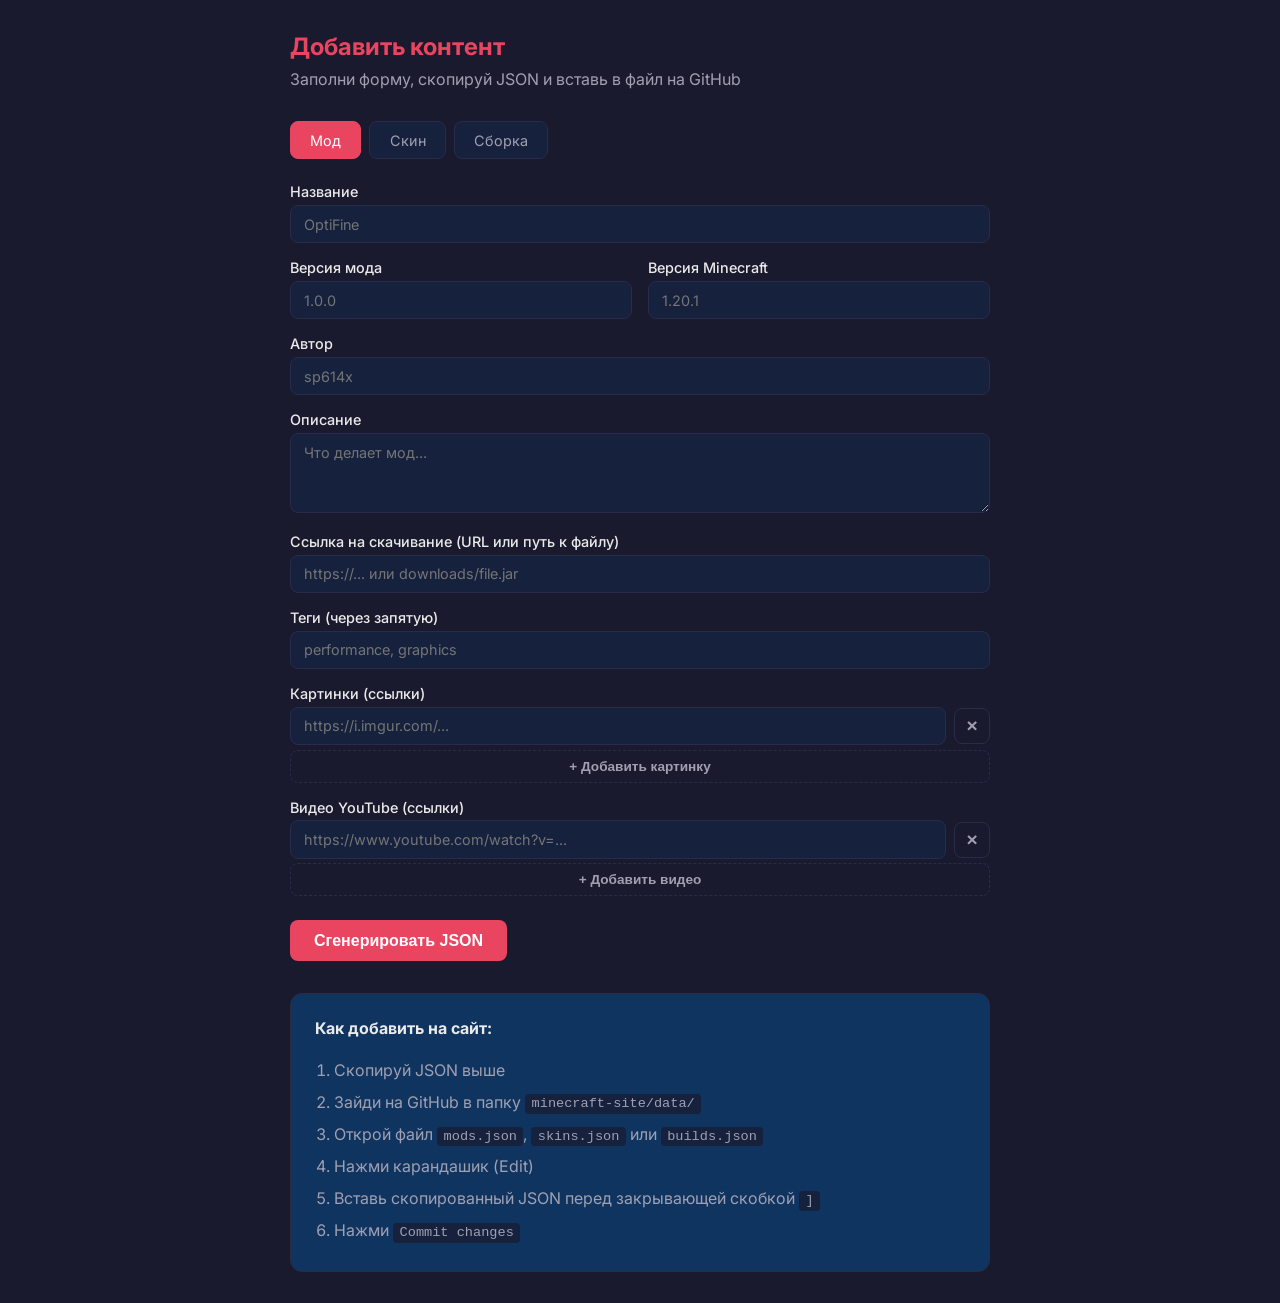
<file: admin.html>
<!DOCTYPE html>
<html lang="ru">
<head>
  <meta charset="UTF-8">
  <meta name="viewport" content="width=device-width, initial-scale=1.0">
  <title>Minecraft Hub - Добавить контент</title>
  <link rel="preconnect" href="https://fonts.googleapis.com">
  <link href="https://fonts.googleapis.com/css2?family=Inter:wght@400;500;600;700&display=swap" rel="stylesheet">
  <style>
    :root {
      --bg: #1a1a2e;
      --bg2: #16213e;
      --card: #0f3460;
      --accent: #e94560;
      --text: #eaeaea;
      --dim: #a0a0b0;
      --border: #2a2a4a;
    }
    * { margin: 0; padding: 0; box-sizing: border-box; }
    body { font-family: 'Inter', sans-serif; background: var(--bg); color: var(--text); min-height: 100vh; padding: 2rem 1rem; }
    .container { max-width: 700px; margin: 0 auto; }
    h1 { font-size: 1.5rem; margin-bottom: 0.5rem; color: var(--accent); }
    .subtitle { color: var(--dim); margin-bottom: 2rem; }
    .tabs { display: flex; gap: 0.5rem; margin-bottom: 1.5rem; flex-wrap: wrap; }
    .tab { padding: 0.6rem 1.2rem; background: var(--bg2); border: 1px solid var(--border); border-radius: 8px; color: var(--dim); cursor: pointer; font-size: 0.9rem; transition: all 0.2s; }
    .tab:hover, .tab.active { background: var(--accent); color: #fff; border-color: var(--accent); }
    .form { display: none; }
    .form.active { display: block; }
    label { display: block; margin-bottom: 1rem; }
    label span { display: block; margin-bottom: 0.3rem; font-weight: 500; font-size: 0.9rem; }
    input, textarea { width: 100%; padding: 0.6rem 0.8rem; background: var(--bg2); border: 1px solid var(--border); border-radius: 8px; color: var(--text); font-family: inherit; font-size: 0.9rem; outline: none; }
    input:focus, textarea:focus { border-color: var(--accent); }
    textarea { min-height: 80px; resize: vertical; }
    .row { display: grid; grid-template-columns: 1fr 1fr; gap: 1rem; }
    .img-list { display: flex; flex-direction: column; gap: 0.5rem; }
    .img-row { display: flex; gap: 0.5rem; align-items: center; }
    .img-row input { flex: 1; }
    .img-remove { background: none; border: 1px solid var(--border); color: var(--dim); width: 36px; height: 36px; border-radius: 8px; cursor: pointer; font-size: 1.2rem; padding: 0; display: flex; align-items: center; justify-content: center; margin-top: 0; }
    .img-remove:hover { border-color: var(--accent); color: var(--accent); background: none; }
    .add-img { background: none; border: 1px dashed var(--border); color: var(--dim); padding: 0.5rem; border-radius: 8px; cursor: pointer; font-size: 0.85rem; margin-top: 0.3rem; width: 100%; }
    .add-img:hover { border-color: var(--accent); color: var(--accent); background: none; }
    button { padding: 0.7rem 1.5rem; background: var(--accent); border: none; border-radius: 8px; color: #fff; font-size: 1rem; font-weight: 600; cursor: pointer; margin-top: 0.5rem; transition: background 0.2s; }
    button:hover { background: #ff6b81; }
    .result { margin-top: 2rem; display: none; }
    .result.active { display: block; }
    .result h2 { font-size: 1.1rem; margin-bottom: 0.8rem; }
    .result-box { background: var(--bg2); border: 1px solid var(--border); border-radius: 8px; padding: 1rem; position: relative; }
    .result-box pre { white-space: pre-wrap; word-break: break-all; font-size: 0.85rem; color: var(--dim); }
    .copy-btn { position: absolute; top: 0.5rem; right: 0.5rem; padding: 0.4rem 0.8rem; background: var(--accent); border: none; border-radius: 6px; color: #fff; font-size: 0.8rem; cursor: pointer; }
    .copy-btn:hover { background: #ff6b81; }
    .instructions { margin-top: 2rem; background: var(--card); border-radius: 12px; padding: 1.5rem; border: 1px solid var(--border); }
    .instructions h2 { font-size: 1rem; margin-bottom: 1rem; }
    .instructions ol { padding-left: 1.2rem; color: var(--dim); line-height: 2; }
    .instructions code { background: var(--bg2); padding: 0.15rem 0.4rem; border-radius: 4px; font-size: 0.85rem; }
  </style>
</head>
<body>
  <div class="container">
    <h1>Добавить контент</h1>
    <p class="subtitle">Заполни форму, скопируй JSON и вставь в файл на GitHub</p>

    <div class="tabs">
      <div class="tab active" onclick="switchTab('mod')">Мод</div>
      <div class="tab" onclick="switchTab('skin')">Скин</div>
      <div class="tab" onclick="switchTab('build')">Сборка</div>
    </div>

    <!-- MOD FORM -->
    <div id="form-mod" class="form active">
      <label><span>Название</span><input type="text" id="mod-name" placeholder="OptiFine"></label>
      <div class="row">
        <label><span>Версия мода</span><input type="text" id="mod-version" placeholder="1.0.0"></label>
        <label><span>Версия Minecraft</span><input type="text" id="mod-mc" placeholder="1.20.1"></label>
      </div>
      <label><span>Автор</span><input type="text" id="mod-author" placeholder="sp614x"></label>
      <label><span>Описание</span><textarea id="mod-desc" placeholder="Что делает мод..."></textarea></label>
      <label><span>Ссылка на скачивание (URL или путь к файлу)</span><input type="text" id="mod-url" placeholder="https://... или downloads/file.jar"></label>
      <label><span>Теги (через запятую)</span><input type="text" id="mod-tags" placeholder="performance, graphics"></label>
      <label><span>Картинки (ссылки)</span>
        <div class="img-list" id="mod-images">
          <div class="img-row"><input type="text" placeholder="https://i.imgur.com/..."><button class="img-remove" onclick="removeImg(this)">&times;</button></div>
        </div>
        <button type="button" class="add-img" onclick="addImg('mod-images')">+ Добавить картинку</button>
      </label>
      <label><span>Видео YouTube (ссылки)</span>
        <div class="img-list" id="mod-videos">
          <div class="img-row"><input type="text" placeholder="https://www.youtube.com/watch?v=..."><button class="img-remove" onclick="removeImg(this)">&times;</button></div>
        </div>
        <button type="button" class="add-img" onclick="addImg('mod-videos')">+ Добавить видео</button>
      </label>
      <button onclick="generateMod()">Сгенерировать JSON</button>
    </div>

    <!-- SKIN FORM -->
    <div id="form-skin" class="form">
      <label><span>Название скина</span><input type="text" id="skin-name" placeholder="Cool Skin"></label>
      <label><span>Ник игрока</span><input type="text" id="skin-username" placeholder="Notch"></label>
      <label><span>UUID игрока</span><input type="text" id="skin-uuid" placeholder="069a79f4-44e9-4726-a5be-fca90e38aaf5"></label>
      <label><span>Автор</span><input type="text" id="skin-author" placeholder="Artist"></label>
      <label><span>Описание</span><textarea id="skin-desc" placeholder="Описание скина..."></textarea></label>
      <button onclick="generateSkin()">Сгенерировать JSON</button>
    </div>

    <!-- BUILD FORM -->
    <div id="form-build" class="form">
      <label><span>Название сборки</span><input type="text" id="build-name" placeholder="Vanilla+ Pack"></label>
      <label><span>Автор</span><input type="text" id="build-author" placeholder="Builder"></label>
      <label><span>Описание</span><textarea id="build-desc" placeholder="Описание сборки..."></textarea></label>
      <div class="row">
        <label><span>Кол-во модов</span><input type="number" id="build-count" placeholder="12"></label>
        <label><span>Ссылка на скачивание</span><input type="text" id="build-url" placeholder="https://..."></label>
      </div>
      <label><span>Теги (через запятую)</span><input type="text" id="build-tags" placeholder="vanilla+, performance"></label>
      <label><span>Картинки (ссылки)</span>
        <div class="img-list" id="build-images">
          <div class="img-row"><input type="text" placeholder="https://i.imgur.com/..."><button class="img-remove" onclick="removeImg(this)">&times;</button></div>
        </div>
        <button type="button" class="add-img" onclick="addImg('build-images')">+ Добавить картинку</button>
      </label>
      <label><span>Видео YouTube (ссылки)</span>
        <div class="img-list" id="build-videos">
          <div class="img-row"><input type="text" placeholder="https://www.youtube.com/watch?v=..."><button class="img-remove" onclick="removeImg(this)">&times;</button></div>
        </div>
        <button type="button" class="add-img" onclick="addImg('build-videos')">+ Добавить видео</button>
      </label>
      <button onclick="generateBuild()">Сгенерировать JSON</button>
    </div>

    <div id="result" class="result">
      <h2>Готовый JSON — скопируй и вставь:</h2>
      <div class="result-box">
        <button class="copy-btn" onclick="copyResult()">Копировать</button>
        <pre id="result-text"></pre>
      </div>
    </div>

    <div class="instructions">
      <h2>Как добавить на сайт:</h2>
      <ol>
        <li>Скопируй JSON выше</li>
        <li>Зайди на GitHub в папку <code>minecraft-site/data/</code></li>
        <li>Открой файл <code>mods.json</code>, <code>skins.json</code> или <code>builds.json</code></li>
        <li>Нажми карандашик (Edit)</li>
        <li>Вставь скопированный JSON перед закрывающей скобкой <code>]</code></li>
        <li>Нажми <code>Commit changes</code></li>
      </ol>
    </div>
  </div>

  <script>
    function switchTab(type) {
      document.querySelectorAll('.tab').forEach(t => t.classList.remove('active'));
      document.querySelectorAll('.form').forEach(f => f.classList.remove('active'));
      document.getElementById('form-' + type).classList.add('active');
      document.getElementById('result').classList.remove('active');
      event.target.classList.add('active');
    }

    function val(id) { return document.getElementById(id).value.trim(); }
    function tags(str) { return str.split(',').map(s => s.trim()).filter(Boolean); }
    function makeId(s) { return s.toLowerCase().replace(/[^a-z0-9]+/g, '-').replace(/^-|-$/g, ''); }

    function getImages(containerId) {
      var imgs = [];
      document.querySelectorAll('#' + containerId + ' .img-row input').forEach(function(inp) {
        var v = inp.value.trim();
        if (v) imgs.push(v);
      });
      return imgs;
    }

    function addImg(containerId) {
      var row = document.createElement('div');
      row.className = 'img-row';
      row.innerHTML = '<input type="text" placeholder="https://i.imgur.com/..."><button class="img-remove" onclick="removeImg(this)">&times;</button>';
      document.getElementById(containerId).appendChild(row);
    }

    function removeImg(btn) {
      var list = btn.closest('.img-list');
      if (list.children.length > 1) {
        btn.parentElement.remove();
      }
    }

    function showResult(text) {
      document.getElementById('result-text').textContent = text;
      document.getElementById('result').classList.add('active');
      document.getElementById('result').scrollIntoView({ behavior: 'smooth' });
    }

    function generateMod() {
      var name = val('mod-name'); if (!name) return alert('Введите название');
      var obj = {
        id: makeId(name),
        name: name,
        version: val('mod-version') || '1.0.0',
        minecraft_version: val('mod-mc') || '1.20.1',
        description: val('mod-desc') || '',
        author: val('mod-author') || 'Unknown',
        download_url: val('mod-url') || '',
        images: getImages('mod-images'),
        videos: getImages('mod-videos'),
        tags: tags(val('mod-tags'))
      };
      showResult(JSON.stringify(obj, null, 2));
    }

    function generateSkin() {
      var name = val('skin-name'); if (!name) return alert('Введите название');
      var obj = {
        id: makeId(name),
        name: name,
        username: val('skin-username') || 'Player',
        description: val('skin-desc') || '',
        author: val('skin-author') || 'Unknown',
        uuid: val('skin-uuid') || '',
        images: []
      };
      showResult(JSON.stringify(obj, null, 2));
    }

    function generateBuild() {
      var name = val('build-name'); if (!name) return alert('Введите название');
      var obj = {
        id: makeId(name),
        name: name,
        description: val('build-desc') || '',
        author: val('build-author') || 'Unknown',
        download_url: val('build-url') || '',
        images: getImages('build-images'),
        videos: getImages('build-videos'),
        mods_count: parseInt(val('build-count')) || 0,
        tags: tags(val('build-tags'))
      };
      showResult(JSON.stringify(obj, null, 2));
    }

    function copyResult() {
      var text = document.getElementById('result-text').textContent;
      navigator.clipboard.writeText(text).then(function() {
        document.querySelector('.copy-btn').textContent = 'Скопировано!';
        setTimeout(function() { document.querySelector('.copy-btn').textContent = 'Копировать'; }, 2000);
      });
    }
  </script>
</body>
</html>
</file>
